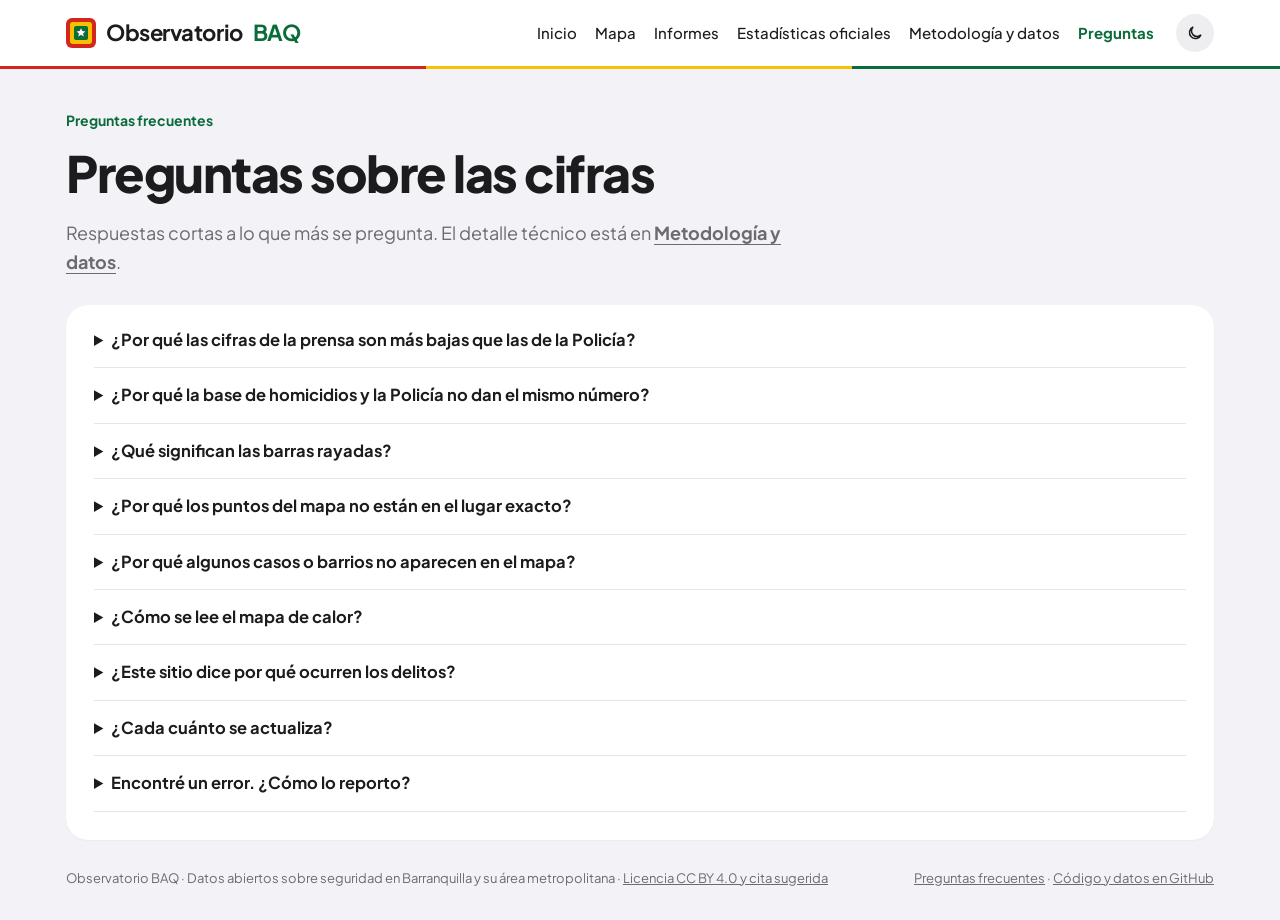
<file: web/preguntas.html>
<!doctype html>
<html lang="es">
<head>
<meta charset="utf-8">
<meta name="viewport" content="width=device-width, initial-scale=1">
<title>Preguntas frecuentes · Observatorio BAQ</title>
<meta name="description" content="Respuestas cortas sobre las cifras del Observatorio BAQ: por qué difieren las fuentes, qué significan las barras rayadas, por qué los puntos del mapa no están en el lugar exacto y cómo reportar un error.">
<link rel="canonical" href="https://servicessigeduca-sudo.github.io/observatorio-baq/preguntas.html">
<meta name="theme-color" content="#0B6B3A">
<meta property="og:type" content="website">
<meta property="og:locale" content="es_CO">
<meta property="og:site_name" content="Observatorio BAQ">
<meta property="og:title" content="Preguntas frecuentes · Observatorio BAQ">
<meta property="og:description" content="Respuestas cortas sobre las cifras del Observatorio BAQ: por qué difieren las fuentes, qué significan las barras rayadas, por qué los puntos del mapa no están en el lugar exacto y cómo reportar un error.">
<meta property="og:url" content="https://servicessigeduca-sudo.github.io/observatorio-baq/preguntas.html">
<meta property="og:image" content="https://servicessigeduca-sudo.github.io/observatorio-baq/og.png">
<meta property="og:image:alt" content="Observatorio BAQ: datos abiertos sobre seguridad en Barranquilla">
<meta name="twitter:card" content="summary_large_image">
<link rel="icon" href="data:image/svg+xml,%3Csvg xmlns='http://www.w3.org/2000/svg' viewBox='0 0 30 30'%3E%3Crect width='30' height='30' rx='6' fill='%23D3261C'/%3E%3Crect x='4' y='4' width='22' height='22' rx='3' fill='%23F6C200'/%3E%3Crect x='8' y='8' width='14' height='14' rx='2' fill='%230B6B3A'/%3E%3C/svg%3E">
<link rel="preconnect" href="https://fonts.googleapis.com">
<link rel="stylesheet" href="https://fonts.googleapis.com/css2?family=Plus+Jakarta+Sans:wght@400;500;600;700;800&amp;family=IBM+Plex+Mono:wght@400;500&amp;display=swap">
<link rel="stylesheet" href="estilos.css?v=20261124a">
</head>
<body>
<a class="saltar" href="#contenido">Saltar al contenido</a>
<header class="top">
  <div class="in">
    <a class="logo" href="./" aria-label="Observatorio BAQ, inicio">
      <svg viewBox="0 0 30 30" aria-hidden="true"><rect width="30" height="30" rx="6" fill="var(--flag-r)"/><rect x="4" y="4" width="22" height="22" rx="3" fill="var(--flag-y)"/><rect x="8" y="8" width="14" height="14" rx="2" fill="var(--flag-g)"/><path d="M15 10.2l1.3 2.9 3.1.3-2.4 2 .8 3-2.8-1.6-2.8 1.6.8-3-2.4-2 3.1-.3z" fill="#fff"/></svg>
      Observatorio <span>BAQ</span>
    </a>
    <div class="right">
      <nav aria-label="Principal"><a href="./">Inicio</a><a href="mapa.html">Mapa</a><a href="informes.html">Informes</a><a href="estadisticas.html">Estadísticas oficiales</a><a href="metodologia.html">Metodología y datos</a><a href="preguntas.html" aria-current="page">Preguntas</a></nav>
      <button type="button" class="theme" id="theme" aria-label="Cambiar a modo oscuro"></button>
    </div>
  </div>
</header>
<div class="flag" aria-hidden="true"></div>
<main id="contenido">
<section class="hero"><div class="in" style="grid-template-columns:minmax(0,1fr)">
  <div>
    <p class="crumb">Preguntas frecuentes</p>
    <h1>Preguntas sobre las cifras</h1>
    <p class="dek">Respuestas cortas a lo que más se pregunta. El detalle técnico está en <a class="link" href="metodologia.html">Metodología y datos</a>.</p>
  </div>
</div></section>

<section class="sec faq" id="preguntas"><div class="in" style="padding-top:8px">
  <details><summary>¿Por qué las cifras de la prensa son más bajas que las de la Policía?</summary><p>Porque la prensa no cubre todos los casos. Los homicidios casi siempre llegan a las noticias; los hurtos y la extorsión, muchas veces no. La página «Noticias frente a cifras oficiales» mide esa diferencia.</p></details>
  <details><summary>¿Por qué la base de homicidios y la Policía no dan el mismo número?</summary><p>Son registros distintos, con fechas de corte, criterios y municipios asignados que pueden variar. De enero a septiembre de 2026 difieren en pocos casos al mes.</p></details>
  <details id="rayadas"><summary>¿Qué significan las barras rayadas?</summary><p>Son meses con datos todavía incompletos. Las fuentes cargan los casos con semanas de retraso: la base de homicidios y la Policía pueden tardar uno o dos meses, y la prensa solo cuenta desde que empezamos a revisarla cada día. Por eso un mes rayado suele verse más bajo, pero no indica una baja real. Las cifras principales, como la de la portada, no suman esos meses.</p></details>
  <details id="ubicacion"><summary>¿Por qué los puntos del mapa no están en el lugar exacto?</summary><p>Para proteger a las víctimas y a sus familias. Nunca publicamos la dirección ni la hora. La ciudad se divide en cuadros de 400 m, y los cuadros vecinos se unen hasta reunir al menos 3 casos. Cada punto se dibuja al azar dentro de esa zona: muestra dónde se concentran los casos, no dónde ocurrió cada uno.</p></details>
  <details id="faltan"><summary>¿Por qué algunos casos o barrios no aparecen en el mapa?</summary><p>Un caso no se dibuja si la fuente no dice dónde ocurrió o si su zona tiene menos de 3 casos, para que nadie pueda ser identificado. Un barrio no se nombra en la tabla si tiene menos de 3 casos. En la vista de barrios, un borde punteado indica que el límite del barrio es aproximado, y un círculo, que no tenemos su límite y se dibuja en su centro. Todos esos casos siguen contando en las cifras del municipio.</p></details>
  <details id="leer-calor"><summary>¿Cómo se lee el mapa de calor?</summary><p>Cada zona suma sus casos en un radio de 300 metros. La escala es fija: el rojo más oscuro siempre significa 10 casos o más, a cualquier acercamiento, así que dos vistas se pueden comparar.</p></details>
  <details><summary>¿Este sitio dice por qué ocurren los delitos?</summary><p>No. Los datos muestran cuántos casos hubo, dónde y cuándo. No permiten atribuir causas, y el sitio no lo hace.</p></details>
  <details><summary>¿Cada cuánto se actualiza?</summary><p>La prensa, cada día a las 6:00 a. m. Las cifras de la Policía, el día 5 de cada mes. La base de homicidios, cuando llega una copia nueva. Cada vista muestra su fecha de corte.</p></details>
  <details><summary>Encontré un error. ¿Cómo lo reporto?</summary><p>Abre un reporte en <a href="https://github.com/servicessigeduca-sudo/observatorio-baq/issues">GitHub</a> con el enlace de la vista y lo que viste.</p></details>
</div></section>
</main>

<footer><div class="in">
  <span>Observatorio BAQ · Datos abiertos sobre seguridad en Barranquilla y su área metropolitana · <a href="metodologia.html#licencia">Licencia CC BY 4.0 y cita sugerida</a></span>
  <span><a href="preguntas.html">Preguntas frecuentes</a> · <a href="https://github.com/servicessigeduca-sudo/observatorio-baq">Código y datos en GitHub</a></span>
</div></footer>

<script src="comun.js?v=20261124a"></script>
<script type="application/ld+json">{"@context":"https://schema.org","@type":"FAQPage","mainEntity":[
{"@type":"Question","name":"¿Por qué las cifras de la prensa son más bajas que las de la Policía?","acceptedAnswer":{"@type":"Answer","text":"Porque la prensa no cubre todos los casos. Los homicidios casi siempre llegan a las noticias; los hurtos y la extorsión, muchas veces no."}},
{"@type":"Question","name":"¿Por qué el último mes se ve más bajo?","acceptedAnswer":{"@type":"Answer","text":"Porque las fuentes cargan casos con retraso. Lo marcamos como incompleto para que no se lea como una baja real."}},
{"@type":"Question","name":"¿Por qué no aparece mi calle ni la hora de un caso?","acceptedAnswer":{"@type":"Answer","text":"Para proteger a las víctimas y a sus familias. Mostramos el barrio o una zona de 400 m y el mes."}},
{"@type":"Question","name":"¿Este sitio dice por qué ocurren los delitos en Barranquilla?","acceptedAnswer":{"@type":"Answer","text":"No. Los datos muestran cuántos casos hubo, dónde y cuándo. No permiten atribuir causas."}}]}</script>

<script>(function(){var d=location.hash&&document.querySelector(location.hash);if(d&&d.tagName==="DETAILS")d.open=true})();</script>
</body>
</html>
</file>
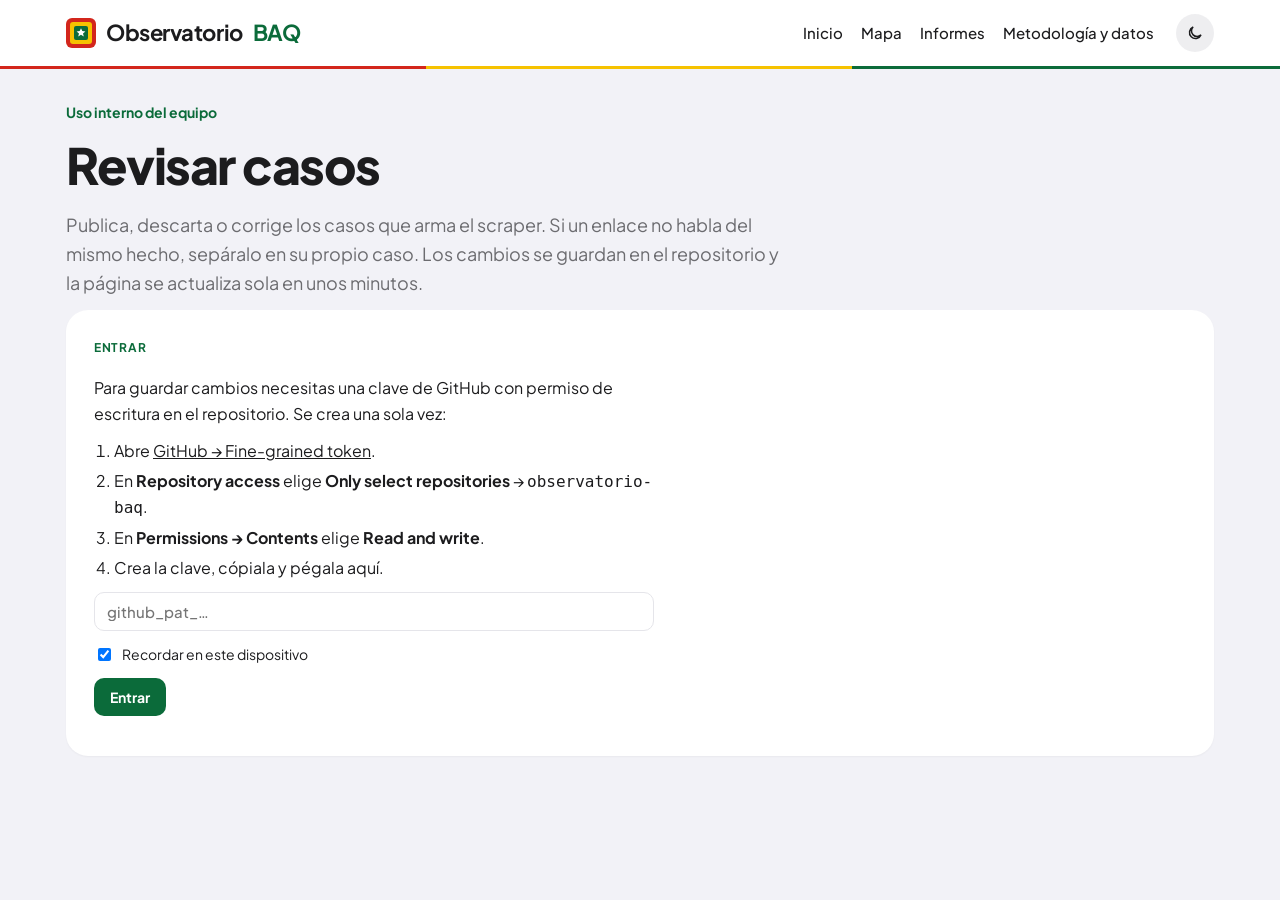
<file: web/revisar.html>
<!doctype html>
<html lang="es">
<head>
<meta charset="utf-8">
<meta name="viewport" content="width=device-width, initial-scale=1">
<meta name="robots" content="noindex, nofollow">
<title>Revisar casos · Observatorio BAQ</title>
<meta name="theme-color" content="#0B6B3A">
<link rel="icon" href="data:image/svg+xml,%3Csvg xmlns='http://www.w3.org/2000/svg' viewBox='0 0 30 30'%3E%3Crect width='30' height='30' rx='6' fill='%23D3261C'/%3E%3Crect x='4' y='4' width='22' height='22' rx='3' fill='%23F6C200'/%3E%3Crect x='8' y='8' width='14' height='14' rx='2' fill='%230B6B3A'/%3E%3C/svg%3E">
<link rel="preconnect" href="https://fonts.googleapis.com">
<link rel="stylesheet" href="https://fonts.googleapis.com/css2?family=Plus+Jakarta+Sans:wght@400;500;600;700;800&amp;family=IBM+Plex+Mono:wght@400;500&amp;display=swap">
<link rel="stylesheet" href="estilos.css?v=20261124a">
<style>
.rv-top{display:flex;flex-wrap:wrap;gap:10px 16px;align-items:center;justify-content:space-between;margin-bottom:16px}
.rv-top .seg{max-width:100%}
.rv-filtros{display:flex;flex-wrap:wrap;gap:10px;align-items:center}
.rv-filtros input,.rv-filtros select,.rv-campos input,.rv-campos select,.rv-login input{font:500 15px var(--f-sans);color:var(--ink);background:var(--surface);border:1px solid var(--line);border-radius:10px;padding:9px 12px;min-width:0}
.rv-filtros input{width:min(260px,100%)}
.rv-lista{display:grid;gap:14px}
.rv-caso{border:1px solid var(--line);border-radius:16px;padding:16px;background:var(--surface);display:grid;gap:12px}
.rv-caso.cambiado{border-color:var(--primary);box-shadow:0 0 0 1px var(--primary)}
.rv-cab{display:flex;flex-wrap:wrap;gap:8px;align-items:center}
.rv-cab b{font-size:17px}
.rv-et{font:600 12px var(--f-sans);padding:3px 9px;border-radius:999px;background:var(--fill);color:var(--ink)}
.rv-et.hom{background:var(--c-hom);color:#fff}.rv-et.dup{background:var(--flag-y);color:#1C1C1E}
.rv-et.pub{background:var(--primary);color:var(--primary-ink)}.rv-et.des{background:var(--muted);color:var(--surface)}
.rv-fuentes{display:grid;gap:8px;margin:0;padding:0;list-style:none}
.rv-fuentes li{border-left:3px solid var(--line);padding-left:10px}
.rv-fuentes a{font-weight:600;color:var(--ink)}
.rv-fuentes small{display:block;color:var(--muted);font-size:13px;margin-top:2px}
.rv-fuentes li.fuera{opacity:.6;border-left-color:var(--hot)}
.rv-fuentes li.fuera a{text-decoration:line-through}
.rv-b.mini{font-size:12px;padding:5px 10px;margin-top:6px}
.rv-campos{display:grid;grid-template-columns:repeat(auto-fit,minmax(150px,1fr));gap:10px}
.rv-campos label{display:grid;gap:4px;font:600 12px var(--f-sans);color:var(--muted)}
.rv-acc{display:flex;flex-wrap:wrap;gap:8px}
.rv-b{font:700 14px var(--f-sans);border:0;border-radius:10px;padding:10px 16px;cursor:pointer;background:var(--fill);color:var(--ink)}
.rv-b.si{background:var(--primary);color:var(--primary-ink)}
.rv-b.no{background:var(--hot);color:#fff}
.rv-b[disabled]{opacity:.5;cursor:default}
.rv-dup{border:1px dashed var(--line);border-radius:12px;padding:10px 12px;display:grid;gap:8px;font-size:14px}
.rv-barra{position:sticky;bottom:0;z-index:20;background:var(--bar);backdrop-filter:blur(14px);-webkit-backdrop-filter:blur(14px);border-top:1px solid var(--line);padding:12px 16px;display:flex;gap:12px;align-items:center;justify-content:space-between;flex-wrap:wrap}
.rv-barra[hidden]{display:none}
.rv-login{display:grid;gap:12px;max-width:560px}
.rv-login ol{margin:0;padding-left:20px;display:grid;gap:4px}
.rv-msg{font-size:14px;color:var(--muted)}
.rv-msg.err{color:var(--hot)}
.rv-vacio{color:var(--muted);padding:24px 0;text-align:center}
</style>
</head>
<body>
<a class="saltar" href="#contenido">Saltar al contenido</a>
<header class="top">
  <div class="in">
    <a class="logo" href="./" aria-label="Observatorio BAQ, inicio">
      <svg viewBox="0 0 30 30" aria-hidden="true"><rect width="30" height="30" rx="6" fill="var(--flag-r)"/><rect x="4" y="4" width="22" height="22" rx="3" fill="var(--flag-y)"/><rect x="8" y="8" width="14" height="14" rx="2" fill="var(--flag-g)"/><path d="M15 10.2l1.3 2.9 3.1.3-2.4 2 .8 3-2.8-1.6-2.8 1.6.8-3-2.4-2 3.1-.3z" fill="#fff"/></svg>
      Observatorio <span>BAQ</span>
    </a>
    <div class="right">
      <nav aria-label="Principal"><a href="./">Inicio</a><a href="mapa.html">Mapa</a><a href="informes.html">Informes</a><a href="metodologia.html">Metodología y datos</a></nav>
      <button type="button" class="theme" id="theme" aria-label="Cambiar a modo oscuro"></button>
    </div>
  </div>
</header>
<div class="flag" aria-hidden="true"></div>

<main id="contenido">
<section class="hero"><div class="in" style="grid-template-columns:minmax(0,1fr);padding-block:32px 12px">
  <div>
    <p class="crumb">Uso interno del equipo</p>
    <h1>Revisar casos</h1>
    <p class="dek" id="dek">Publica, descarta o corrige los casos que arma el scraper. Si un enlace no habla del mismo hecho, sepáralo en su propio caso. Los cambios se guardan en el repositorio y la página se actualiza sola en unos minutos.</p>
  </div>
</div></section>

<section class="sec" id="s-login"><div class="in">
  <div class="rv-login">
    <p class="eyebrow">Entrar</p>
    <p>Para guardar cambios necesitas una clave de GitHub con permiso de escritura en el repositorio. Se crea una sola vez:</p>
    <ol>
      <li>Abre <a href="https://github.com/settings/personal-access-tokens/new" target="_blank" rel="noopener">GitHub → Fine-grained token</a>.</li>
      <li>En <b>Repository access</b> elige <b>Only select repositories</b> → <code>observatorio-baq</code>.</li>
      <li>En <b>Permissions → Contents</b> elige <b>Read and write</b>.</li>
      <li>Crea la clave, cópiala y pégala aquí.</li>
    </ol>
    <input type="password" id="clave" autocomplete="off" placeholder="github_pat_…" aria-label="Clave de GitHub">
    <label style="display:flex;gap:8px;align-items:center;font-size:14px"><input type="checkbox" id="recordar" checked> Recordar en este dispositivo</label>
    <div class="rv-acc"><button type="button" class="rv-b si" id="entrar">Entrar</button></div>
    <p class="rv-msg" id="msg-login" role="status"></p>
  </div>
</div></section>

<section class="sec" id="s-panel" hidden><div class="in">
  <div class="rv-top">
    <div class="seg" id="vista" role="group" aria-label="Qué casos ver">
      <button type="button" data-v="pendientes" aria-pressed="true">Sin revisar</button>
      <button type="button" data-v="duplicados" aria-pressed="false">Posibles duplicados</button>
      <button type="button" data-v="revisados" aria-pressed="false">Revisados</button>
      <button type="button" data-v="todos" aria-pressed="false">Todos</button>
    </div>
    <div class="rv-filtros">
      <input type="search" id="buscar" placeholder="Buscar titular, barrio o medio" aria-label="Buscar">
      <select id="f-tipo" aria-label="Tipo de delito"><option value="">Todos los delitos</option></select>
      <button type="button" class="rv-b" id="salir">Salir</button>
    </div>
  </div>
  <p class="rv-msg" id="conteo" role="status"></p>
  <div class="rv-lista" id="lista"></div>
</div></section>
</main>

<div class="rv-barra" id="barra" hidden>
  <span id="barra-txt"></span>
  <div class="rv-acc">
    <button type="button" class="rv-b" id="descartar-cambios">Deshacer todo</button>
    <button type="button" class="rv-b si" id="guardar">Guardar</button>
  </div>
</div>

<script src="comun.js?v=20261124a"></script>
<script src="revisar.js?v=20261124b"></script>
</body>
</html>
</file>
<file: web/estilos.css>
/* Estilos compartidos del Observatorio BAQ */
/* Layout: sitio de datos limpio. Cabecera blanca + subnavegación gris, hero con titular y tarjeta de cifra, banda gris con el mapa grande, luego barras horizontales, tendencia, casos y metodología. */
:root{
  /* Paleta de Barranquilla: verde, amarillo y rojo de la bandera; azul del río Magdalena */
  --bg:#F2F2F7; --band:#F2F2F7; --surface:#FFFFFF; --ink:#1C1C1E; --muted:#6C6C70; --line:#E5E5EA; --fill:rgba(118,118,128,.12); --seg-on:#FFFFFF; --bar:rgba(255,255,255,.72);
  --primary:#0B6B3A; --primary-ink:#FFFFFF; --navy:#0B6B3A; --hot:#D3261C; --flag-y:#F6C200; --flag-r:#D3261C; --flag-g:#0B6B3A;
  --river-c:#9CC3E6; --river-t:#1E5C8C;
  --q1:#FFF4C7; --q2:#FCD45E; --q3:#F2A033; --q4:#DE5B25; --q5:#AD1F18; --qna:#C9CED6;
  --c-hom:#4A5562; --c-hur:#D98A0B; --c-les:#2F7BB8; --c-ext:#7A52B3; --c-otr:#6B7A72;
  --f-sans:-apple-system, BlinkMacSystemFont, "SF Pro Text", "Plus Jakarta Sans", system-ui, "Segoe UI", Roboto, sans-serif;
  --f-mono:"IBM Plex Mono", ui-monospace, Menlo, Consolas, monospace;
}
@media (prefers-color-scheme: dark){:root:not([data-theme="light"]){
  --bg:#000000; --band:#2C2C2E; --surface:#1C1C1E; --ink:#F2F2F7; --muted:#98989F; --line:#38383A; --fill:rgba(118,118,128,.24); --seg-on:#636366; --bar:rgba(28,28,30,.72);
  --primary:#3FBF78; --primary-ink:#0D1512; --navy:#2FA866; --hot:#FF6A5C; --flag-y:#F6C200; --flag-r:#E8443A; --flag-g:#2FA866;
  --river-c:#1F3E5A; --river-t:#8CBCE6;
  --q1:#2A2A16; --q2:#5C4A12; --q3:#9A6420; --q4:#D0572B; --q5:#FF8A73; --qna:#3A4250;
  --c-hom:#A7B1BD; --c-hur:#EBA83A; --c-les:#66AEE6; --c-ext:#AE8BE6; --c-otr:#9BAAA1; color-scheme:dark}}
:root[data-theme="dark"]{
  --bg:#000000; --band:#2C2C2E; --surface:#1C1C1E; --ink:#F2F2F7; --muted:#98989F; --line:#38383A; --fill:rgba(118,118,128,.24); --seg-on:#636366; --bar:rgba(28,28,30,.72);
  --primary:#3FBF78; --primary-ink:#0D1512; --navy:#2FA866; --hot:#FF6A5C; --flag-y:#F6C200; --flag-r:#E8443A; --flag-g:#2FA866;
  --river-c:#1F3E5A; --river-t:#8CBCE6;
  --q1:#2A2A16; --q2:#5C4A12; --q3:#9A6420; --q4:#D0572B; --q5:#FF8A73; --qna:#3A4250;
  --c-hom:#A7B1BD; --c-hur:#EBA83A; --c-les:#66AEE6; --c-ext:#AE8BE6; --c-otr:#9BAAA1; color-scheme:dark}
.flag{height:5px;background:linear-gradient(90deg,var(--flag-r) 0 33.3%,var(--flag-y) 33.3% 66.6%,var(--flag-g) 66.6%)}
.right{display:flex;align-items:center;gap:22px;flex-wrap:wrap}
.theme{width:42px;height:42px;border-radius:50%;border:1px solid var(--line);background:var(--surface);color:var(--ink);cursor:pointer;display:grid;place-items:center}
.theme svg{width:18px;height:18px}
.theme:hover{border-color:var(--primary)}

*{box-sizing:border-box}
body{background:var(--bg);color:var(--ink);font-family:var(--f-sans);font-size:16px;line-height:1.6}
.in{max-width:1180px;margin:0 auto;padding-left:max(16px,env(safe-area-inset-left,0px));padding-right:max(16px,env(safe-area-inset-right,0px))}
h1,h2,h3{font-weight:800;letter-spacing:-.02em;line-height:1.12;margin:0;text-wrap:balance}
p{margin:0}
a{color:inherit}
:focus-visible{outline:2px solid var(--primary);outline-offset:2px}

.proto{background:var(--band);border-bottom:1px solid var(--line);font-size:13px;color:var(--muted)}
.proto .in{padding-block:8px}

/* Cabecera */
.top .in{display:flex;flex-wrap:wrap;align-items:center;justify-content:space-between;gap:12px 24px;padding-block:18px}
.logo{display:flex;align-items:center;gap:10px;font-weight:800;font-size:22px;text-decoration:none;letter-spacing:-.02em}
.logo svg{width:30px;height:30px}
.logo span{color:var(--primary)}
.top nav{display:flex;flex-wrap:wrap;gap:6px 22px;font-size:15px;font-weight:500}
.top nav a{text-decoration:none}
.top nav a:hover{color:var(--primary)}
.top nav a[aria-current="page"]{color:var(--primary);font-weight:700}
.subnav{background:var(--band);border-block:1px solid var(--line)}
.subnav .in{display:flex;justify-content:space-between;align-items:center;gap:16px;flex-wrap:wrap}
.tabs{display:flex;gap:28px;font-weight:600;font-size:15px;min-width:0;max-width:100%;overflow-x:auto;scrollbar-width:none}
.tabs a{white-space:nowrap}
.tabs a{text-decoration:none;color:var(--muted);padding-block:16px 13px;border-bottom:3px solid transparent}
.tabs a[aria-current="page"]{color:var(--primary);border-color:var(--primary)}
.subnav .all{font-weight:600;font-size:15px;text-decoration:none}

/* Hero */
.hero .in{display:grid;grid-template-columns:minmax(0,1fr) 300px;gap:48px;align-items:center;padding-block:64px 56px}
.crumb{color:var(--primary);font-weight:700;font-size:14px;margin-bottom:14px}
.hero h1{font-size:clamp(32px,4.6vw,50px)}
.hero .dek{font-size:18px;color:var(--muted);max-width:56ch;margin-top:18px}
.cta{display:flex;flex-wrap:wrap;align-items:center;gap:28px;margin-top:30px}
.btn{background:var(--primary);color:var(--primary-ink);font-weight:700;text-decoration:none;padding:15px 24px;border-radius:3px}
.btn:hover{filter:brightness(1.08)}
.link{font-weight:700;text-underline-offset:4px}
.score{border-left:1px solid var(--line);padding-left:40px}
.score .k{font-weight:600;font-size:15px;color:var(--muted)}
.score .big{display:flex;align-items:center;gap:14px;margin-block:6px 4px}
.score b{font-size:64px;font-weight:800;line-height:1;font-variant-numeric:tabular-nums;letter-spacing:-.03em}
.badge{font:700 14px var(--f-sans);padding:5px 9px;border-radius:3px;color:#fff;background:var(--hot)}
.badge.down{background:#2E7D4F}
.score small{font-size:13px;color:var(--muted)}

/* Banda del mapa */
.band{background:var(--band)}
.band .in{padding-block:48px}
.sechead{display:flex;flex-wrap:wrap;justify-content:space-between;align-items:flex-end;gap:16px;margin-bottom:20px}
.sechead h2{font-size:clamp(24px,3vw,32px)}
.eyebrow{font-weight:700;font-size:13px;color:var(--primary);text-transform:uppercase;letter-spacing:.08em;margin-bottom:6px}
.filters{display:flex;flex-wrap:wrap;gap:8px;align-items:center}
.chip{font:600 13px var(--f-sans);border:1px solid var(--line);background:var(--surface);color:var(--ink);padding:7px 12px;border-radius:999px;cursor:pointer;display:inline-flex;align-items:center;gap:7px}
.chip i{width:9px;height:9px;border-radius:50%}
.chip[aria-pressed="false"]{opacity:.5}
select{font:600 13px var(--f-sans);padding:7px 10px;border-radius:6px;border:1px solid var(--line);background:var(--surface);color:var(--ink)}

.mapcard{position:relative;background:var(--surface);border:1px solid var(--line);border-radius:10px;overflow:hidden}

.cell{stroke:var(--surface);stroke-width:1.2;cursor:pointer}
.cell:hover{stroke:var(--ink);stroke-width:2}
.cell.sel{stroke:var(--hot);stroke-width:3}
.locline{fill:none;stroke:var(--ink);stroke-width:1.6;stroke-opacity:.55;pointer-events:none}
.loclabel{font:700 10.5px var(--f-sans);letter-spacing:.08em;text-transform:uppercase;fill:var(--ink);paint-order:stroke;stroke:var(--surface);stroke-width:3px;pointer-events:none}
.river{fill:var(--river-c)}
.rivlabel{font:600 14px var(--f-sans);fill:var(--river-t);letter-spacing:.04em}
circle.pt{stroke:var(--surface);stroke-width:.8}
.leg{position:absolute;left:14px;bottom:14px;background:var(--surface);border:1px solid var(--line);border-radius:6px;padding:12px 14px;box-shadow:0 2px 10px rgb(0 0 0 / .08);font-size:13px;min-width:160px}
.leg h4{margin:0;font-size:15px;color:var(--ink);font-weight:800}
.leg p{color:var(--muted);font-size:12.5px;margin-bottom:6px}
.leg ul{list-style:none;margin:0;padding:0;display:flex;flex-direction:column;gap:3px}
.leg li{display:flex;align-items:center;gap:8px;font-variant-numeric:tabular-nums}
.leg li i{width:20px;height:16px;display:inline-block}
.leg li i.dot{width:10px;height:10px;border-radius:50%;margin-inline:5px}
.mode{position:absolute;right:14px;bottom:14px;background:var(--surface);border:1px solid var(--line);border-radius:6px;padding:10px 14px;display:flex;flex-direction:column;gap:6px;font-size:13px;font-weight:600}
.mode label{display:flex;align-items:center;gap:8px;cursor:pointer}
.stamp{position:absolute;left:14px;top:14px;background:var(--surface);border:1px solid var(--line);border-radius:999px;padding:7px 14px;font-size:12px;color:var(--muted);box-shadow:0 2px 10px rgb(0 0 0 / .06)}
.stamp b{color:var(--ink);font-weight:800}
.tip{position:absolute;pointer-events:none;background:var(--ink);color:var(--bg);font-size:13px;padding:8px 11px;border-radius:6px;max-width:230px;line-height:1.4;z-index:2}
.mapnote{font-size:13px;color:var(--muted);margin-top:10px}

/* Barras y tendencia */
.sec .in{padding-block:56px}
.sec+.sec .in{padding-top:0}
.hbar{display:flex;flex-direction:column;gap:6px;margin-top:8px}
.hrow{display:grid;grid-template-columns:150px minmax(0,1fr);gap:12px;align-items:center;font-size:15px;cursor:pointer;background:none;border:0;padding:0;color:var(--ink);font-family:inherit;text-align:left}
.hrow .track{height:30px}
.hrow .fill{height:100%;background:var(--navy);display:flex;align-items:center;padding-left:10px;color:#fff;font-weight:700;font-size:14px;font-variant-numeric:tabular-nums;min-width:56px;white-space:nowrap}
.hrow.sel .fill{background:var(--hot)}
.hrow:hover .fill{filter:brightness(1.12)}
.keyrow{display:flex;gap:16px;font-size:14px;color:var(--muted);margin-top:8px;flex-wrap:wrap}
.keyrow span{display:inline-flex;gap:6px;align-items:center}
.keyrow i{width:14px;height:14px;display:inline-block}
.sub{color:var(--muted);font-size:15px;margin-top:6px;max-width:70ch}
.grid2{display:grid;grid-template-columns:minmax(0,1.4fr) minmax(0,1fr);gap:48px;align-items:start}
.grid2.g13{grid-template-columns:minmax(0,1.3fr) minmax(0,1fr)}
.grid2.g11{grid-template-columns:minmax(0,1fr) minmax(0,1fr)}
.chart svg{width:100%;height:auto;display:block}
.chart text{font:500 11px var(--f-mono);fill:var(--muted)}
.chart .gl{stroke:var(--line)}
.analysis h3{font-size:22px;margin-bottom:10px}
.analysis p{max-width:60ch}
.analysis p+p{margin-top:12px;color:var(--muted)}

/* Tabla */
.tablewrap{overflow-x:auto;margin-top:16px}
table{border-collapse:collapse;width:100%;min-width:680px;font-size:14.5px}
th{font-weight:700;font-size:12px;letter-spacing:.06em;text-transform:uppercase;color:var(--muted);text-align:left;padding:10px;border-bottom:2px solid var(--ink)}
td{padding:12px 10px;border-bottom:1px solid var(--line);vertical-align:top}
td.mono{font-family:var(--f-mono);font-size:13px;white-space:nowrap}
.tag{display:inline-flex;align-items:center;gap:7px;white-space:nowrap;font-weight:600}
.tag i{width:9px;height:9px;border-radius:50%}
td a{color:var(--primary);font-weight:600}

.method{display:grid;grid-template-columns:repeat(3,minmax(0,1fr));gap:32px}
.method h3{font-size:18px;margin-bottom:8px}
.method p{font-size:15px;color:var(--muted)}
footer{border-top:1px solid var(--line)}
footer .in{padding-block:24px;display:flex;flex-wrap:wrap;justify-content:space-between;gap:10px;font-size:13px;color:var(--muted)}

@media (max-width:880px){
  .hero .in,.grid2,.grid2.g13,.grid2.g11{grid-template-columns:minmax(0,1fr)}
  .score{border-left:0;padding-left:0;border-top:1px solid var(--line);padding-top:24px}
  .method{grid-template-columns:minmax(0,1fr)}
  .hrow{grid-template-columns:110px minmax(0,1fr);font-size:14px}
}
@media (max-width:620px){
  .leg,.mode{position:static;margin:10px;box-shadow:none}
  .mapcard{display:flex;flex-direction:column}
  .stamp{display:none}
  .top nav{font-size:14px;gap:4px 16px}
}

html,body{margin:0}
#map{height:620px;width:100%;background:var(--band);z-index:0}
.leaflet-container{font-family:var(--f-sans)}
.leaflet-popup-content{font-size:13px;line-height:1.45}
.leaflet-popup-content a{color:var(--primary);font-weight:600}
.leg,.mode,.stamp{z-index:500}
.state{display:inline-block;font-size:12px;font-weight:700;padding:2px 7px;border-radius:3px;background:var(--band);color:var(--muted);border:1px solid var(--line);white-space:nowrap}
.state.ok{background:var(--primary);color:var(--primary-ink);border-color:var(--primary)}
.empty{padding:24px 0;color:var(--muted)}
@media (max-width:620px){#map{height:440px}}
.kpis{display:grid;grid-template-columns:repeat(4,minmax(0,1fr));gap:16px;margin:24px 0 32px}
.kpi{border-top:3px solid var(--primary);padding-top:12px}
.kpi .k{font-size:14px;font-weight:600;color:var(--muted)}
.kpi b{display:block;font-size:36px;font-weight:800;line-height:1.1;font-variant-numeric:tabular-nums;letter-spacing:-.02em;margin-top:4px}
.kpi small{font-size:13px;color:var(--muted)}
.kpi .up{color:var(--hot);font-weight:700}.kpi .dn{color:var(--primary);font-weight:700}
.of-head{display:flex;flex-wrap:wrap;justify-content:space-between;align-items:flex-end;gap:12px}
.hrow.static{cursor:pointer}
.cov{margin-top:28px;padding:16px 18px;border:1px solid var(--line);border-radius:8px;background:var(--band);font-size:15px}
.cov b{font-variant-numeric:tabular-nums}
@media (max-width:880px){.kpis{grid-template-columns:repeat(2,minmax(0,1fr))}}


/* Estadísticas */
.ctrls{position:sticky;top:0;z-index:20;background:var(--bar);-webkit-backdrop-filter:saturate(180%) blur(20px);backdrop-filter:saturate(180%) blur(20px);border-bottom:.5px solid var(--line)}
.ctrls .in{display:flex;flex-wrap:wrap;gap:10px 16px;align-items:center;padding-block:12px}
.ctrls label{font-size:13px;font-weight:700;color:var(--muted);display:flex;align-items:center;gap:8px}
.ctrls .sp{flex:1}
.btn2{font:700 13px var(--f-sans);border:1px solid var(--primary);color:var(--primary);background:var(--surface);padding:8px 12px;border-radius:6px;cursor:pointer;text-decoration:none}
.btn2:hover{background:var(--primary);color:var(--primary-ink)}
.kpis{display:grid;grid-template-columns:repeat(4,minmax(0,1fr));gap:16px;margin:8px 0 8px}
.kpi{border-top:3px solid var(--primary);padding-top:12px}
.kpi .k{font-size:14px;font-weight:600;color:var(--muted)}
.kpi b{display:block;font-size:34px;font-weight:800;line-height:1.1;font-variant-numeric:tabular-nums;letter-spacing:-.02em;margin-top:4px}
.kpi small{font-size:13px;color:var(--muted)}
.up{color:var(--hot);font-weight:700}.dn{color:var(--primary);font-weight:700}
.heat{border-collapse:separate;border-spacing:2px;min-width:0;width:100%;font-size:12.5px}
.heat th{border:0;padding:4px 6px;font-size:11px;text-align:center;letter-spacing:.04em}
.heat th.r{text-align:right;white-space:nowrap}
.heat td{border:0;padding:0;height:32px;text-align:center;font-variant-numeric:tabular-nums;font-weight:600;border-radius:3px;vertical-align:middle}
.heat td.v{color:var(--muted);font-weight:400}
.scale{display:flex;flex-wrap:wrap;align-items:center;gap:6px;font-size:12.5px;color:var(--muted);margin-top:8px}
.scale i{width:22px;height:12px;display:inline-block;border-radius:2px}
.tabla td.n,.tabla th.n{text-align:right;font-variant-numeric:tabular-nums;white-space:nowrap}
.stack{display:flex;height:26px;border-radius:3px;overflow:hidden}
.stack span{display:flex;align-items:center;justify-content:center;color:#fff;font-size:11.5px;font-weight:700;white-space:nowrap;overflow:hidden}
.srow{display:grid;grid-template-columns:110px minmax(0,1fr);gap:12px;align-items:center;font-size:14px;margin-bottom:6px}
.note{font-size:13px;color:var(--muted);margin-top:10px;max-width:80ch}
.sec h2.t{font-size:clamp(22px,2.6vw,28px);margin-bottom:4px}
@media (max-width:880px){.kpis{grid-template-columns:repeat(2,minmax(0,1fr))}.srow{grid-template-columns:70px minmax(0,1fr)}}
.seg{display:inline-flex;flex-wrap:wrap;border:1px solid var(--line);border-radius:6px;overflow:hidden}
.seg button{font:600 13px var(--f-sans);border:0;background:var(--surface);color:var(--ink);padding:8px 12px;cursor:pointer}
.seg button+button{border-left:1px solid var(--line)}
.seg button[aria-pressed="true"]{background:var(--primary);color:var(--primary-ink)}
.tabla tr.parcial td{color:var(--muted)}
.gob{display:grid;gap:8px}
.gob .hrow{grid-template-columns:minmax(0,280px) minmax(0,1fr);cursor:default}
.gob .hrow:hover .fill{filter:none}
.pbar{display:flex;align-items:center;gap:8px;min-width:140px}
.pbar i{display:block;height:12px;background:var(--primary);border-radius:2px}
.pbar span{font-variant-numeric:tabular-nums;font-weight:600}
@media (max-width:640px){.gob .hrow{grid-template-columns:minmax(0,1fr);gap:4px}}
/* Valor más alto de una comparación */
.tabla td.top{background:var(--hot);color:var(--primary-ink);font-weight:700}
.pbar.alto i{background:var(--hot)}
.pbar.alto span{color:var(--hot)}
.chart text.pico{font:700 13px var(--f-sans);fill:var(--hot)}
.como{font-size:13px;font-weight:600;margin-top:8px;display:inline-block}
.tabla td.vt{white-space:nowrap;font-variant-numeric:tabular-nums}
.tabla tr.sel td:first-child{font-weight:700}

/* Estética iOS: fondo agrupado gris, tarjetas redondeadas, controles del sistema */
body{-webkit-font-smoothing:antialiased;-moz-osx-font-smoothing:grayscale;-webkit-text-size-adjust:100%}
h1,h2,h3{font-weight:700;letter-spacing:-.022em}
.flag{height:3px}
.top{background:var(--surface)}
.top .in{padding-block:14px}
.logo{font-weight:700}
.theme{border:0;background:var(--fill);width:38px;height:38px}
.theme:hover{background:color-mix(in srgb,var(--ink) 16%,transparent)}
.subnav{background:transparent;border:0}
.subnav .in{padding-block:12px 0}
.tabs{gap:8px}
.tabs a{padding:7px 14px;border:0;border-radius:999px;background:var(--fill);color:var(--ink);font-size:14px;font-weight:600}
.tabs a:hover{background:color-mix(in srgb,var(--ink) 16%,transparent)}
.tabs a[aria-current="page"]{background:var(--primary);color:var(--primary-ink)}
.subnav .all{color:var(--primary)}
.hero{background:transparent}
.hero .in{padding-block:40px 28px}
.hero h1{font-weight:800;letter-spacing:-.03em}
.btn{border-radius:12px;padding:14px 22px}
.btn2{border:0;border-radius:999px;background:color-mix(in srgb,var(--primary) 14%,transparent);padding:8px 14px}
.btn2:hover{background:var(--primary);color:var(--primary-ink)}
select{-webkit-appearance:none;appearance:none;font:600 15px var(--f-sans);border:0;border-radius:10px;padding:9px 34px 9px 12px;background:var(--fill) url("data:image/svg+xml,%3Csvg xmlns='http://www.w3.org/2000/svg' width='12' height='8' viewBox='0 0 12 8'%3E%3Cpath d='M1 1.5l5 5 5-5' fill='none' stroke='%238E8E93' stroke-width='1.8' stroke-linecap='round' stroke-linejoin='round'/%3E%3C/svg%3E") no-repeat right 12px center;color:var(--ink);cursor:pointer}
.chip{border:0;background:var(--fill)}
.ctrls label{font-weight:600}
/* Tarjetas */
.sec .in,.band .in{width:min(1148px,calc(100% - 32px));max-width:none;margin:0 auto 20px;padding:28px;background:var(--surface);border-radius:22px;box-shadow:0 1px 2px rgba(0,0,0,.04)}
.sec+.sec .in{padding-top:28px}
.band{background:transparent}
.ctrls{margin-bottom:16px}
.mapcard{border:0;border-radius:16px}
.leg,.mode,.stamp{border:0;background:var(--bar);-webkit-backdrop-filter:saturate(180%) blur(20px);backdrop-filter:saturate(180%) blur(20px);box-shadow:0 4px 16px rgba(0,0,0,.12)}
.leg,.mode{border-radius:14px}
.tip{border-radius:10px}
.eyebrow{letter-spacing:.06em;font-size:12px}
.kpi{border-top:0;background:var(--band);border-radius:16px;padding:14px 16px;display:flex;flex-direction:column;gap:2px}
.kpi b{font-weight:700;margin-top:0}
.kpi .k{line-height:1.3}
.kpi small{display:block;line-height:1.35}
th{border-bottom:.5px solid var(--line);font-size:11.5px;letter-spacing:.04em}
td{border-bottom:.5px solid var(--line)}
.hrow .fill{border-radius:7px}
.hrow .track{border-radius:7px}
.stack{border-radius:7px}
.heat td{border-radius:6px}
.scale i{border-radius:4px}
.seg{border:0;border-radius:10px;background:var(--fill);padding:2px;gap:2px}
.seg button{background:transparent;border-radius:8px;padding:6px 14px;font-weight:600;transition:background-color .2s,box-shadow .2s}
.seg button+button{border-left:0}
.seg button[aria-pressed="true"]{background:var(--seg-on);color:var(--ink);box-shadow:0 3px 8px rgba(0,0,0,.12),0 1px 1px rgba(0,0,0,.04)}
.tabla td.top{border-radius:0}
footer{border-top:0}
footer .in{padding-block:8px 32px}

/* Compartir imagen */
.comp{float:right;position:relative;z-index:2;display:grid;place-items:center;width:40px;height:40px;margin:0 0 8px 12px;padding:0;border:0;border-radius:50%;cursor:pointer;
  color:var(--primary-ink);background:var(--primary);box-shadow:0 4px 12px color-mix(in srgb,var(--primary) 35%,transparent),0 1px 2px rgba(0,0,0,.12);
  transition:transform .18s cubic-bezier(.3,.7,.4,1.4),background-color .2s;-webkit-tap-highlight-color:transparent}
.comp svg{width:20px;height:20px;margin-top:-2px}
.comp:hover{filter:brightness(1.1)}
.comp:active{transform:scale(.88)}
.comp:focus-visible{outline:2px solid var(--primary);outline-offset:2px}
.comp[aria-busy="true"]{cursor:wait}
.comp[aria-busy="true"] svg{display:none}
.comp[aria-busy="true"]::after{content:"";width:16px;height:16px;border-radius:50%;border:2px solid color-mix(in srgb,var(--primary-ink) 30%,transparent);border-top-color:var(--primary-ink);animation:giro .7s linear infinite}
@keyframes giro{to{transform:rotate(360deg)}}
@media (prefers-reduced-motion:reduce){.comp{transition:none}.comp[aria-busy="true"]::after{animation-duration:2s}}
.comp-aviso{position:fixed;left:50%;bottom:calc(20px + env(safe-area-inset-bottom,0px));transform:translateX(-50%);z-index:999;max-width:min(90vw,420px);padding:10px 16px;border-radius:14px;
  font:600 14px var(--f-sans);color:#fff;background:rgba(30,30,32,.86);-webkit-backdrop-filter:blur(16px);backdrop-filter:blur(16px);box-shadow:0 8px 24px rgba(0,0,0,.2);text-align:center}
.captura{position:fixed;left:-20000px;top:0;width:1080px;padding:44px 48px 36px;background:var(--surface);color:var(--ink)}
.captura .cap-top{display:flex;justify-content:space-between;align-items:center;gap:24px;padding-bottom:16px}
.captura .cap-flag{height:5px;margin-bottom:28px;background:linear-gradient(90deg,var(--flag-r) 0 33.3%,var(--flag-y) 33.3% 66.6%,var(--flag-g) 66.6%)}
.captura .cap-marca{display:flex;align-items:center;gap:10px;font-weight:800;font-size:22px;letter-spacing:-.02em}
.captura .cap-marca svg{width:30px;height:30px}
.captura .cap-marca b{color:var(--primary)}
.captura .cap-ctx{font-weight:700;font-size:16px;color:var(--muted);text-align:right}
.captura .in{padding:0;max-width:none}
.captura .tablewrap{overflow:visible}
.captura .cap-pie{display:flex;justify-content:space-between;gap:24px;margin-top:28px;padding-top:14px;border-top:1px solid var(--line);font-size:14px;color:var(--muted)}
.captura .cap-pie b{color:var(--ink)}

/* Celular */
@media (max-width:620px){
  .kpis{gap:8px;margin-top:16px!important}
  .kpi{padding:10px 12px;border-radius:14px}
  .kpi .k{font-size:12.5px}
  .kpi b{font-size:27px;line-height:1.15}
  .kpi small{font-size:12px}
  .sec .in,.band .in{width:calc(100% - 20px);padding:20px 16px;border-radius:18px;margin-bottom:12px}
  .sec+.sec .in{padding-top:20px}
  .hero .in{padding-block:28px 20px}
  .subnav .in{padding-block:10px 0}
  .top .in{position:relative;padding-block:12px 10px;gap:8px}
  .logo{font-size:19px}.logo svg{width:26px;height:26px}
  .right{width:100%}
  .top nav{flex-wrap:nowrap;overflow-x:auto;scrollbar-width:none;gap:12px;font-size:13.5px;white-space:nowrap}
  .top nav .lg{display:none}
  .top nav::-webkit-scrollbar,.tabs::-webkit-scrollbar{display:none}
  .theme{position:absolute;top:8px;right:16px;width:36px;height:36px}
  .subnav .all{display:none}
  .tabs{gap:6px;font-size:14px;width:100%}
  .tabs a{padding:6px 12px}
  .ctrls .in{gap:8px 12px;padding-block:10px}
  .ctrls label{flex:1 1 100%}.ctrls select{flex:1;min-width:0}
  .kpi b{font-size:30px}
  .heat{border-spacing:1px;font-size:10.5px}
  .heat th{padding:3px 1px;font-size:9.5px;letter-spacing:0}
  .heat td{height:26px;border-radius:2px}
  .heat tbody th.r{padding-right:4px}
  .tablewrap .tabla th:first-child,.tablewrap .tabla td:first-child{position:sticky;left:0;z-index:1;background:var(--surface);min-width:128px;box-shadow:1px 0 0 var(--line)}
  .tabla th,.tabla td{padding-inline:8px}
  .tablewrap tr[style] td:first-child{background:var(--band)}
  .tabla small.rango{display:block;font-size:12px}
  .tabla.gobt{min-width:0}.tabla.gobt .hm{display:none}
  .tabla.gobt td:first-child{min-width:0}
}

[hidden]{display:none!important}
/* ===== Rediseño 2026-11: navegación de seis secciones, portada, mapa, informes ===== */
.saltar{position:absolute;left:-9999px;top:8px;z-index:1000;background:var(--primary);color:var(--primary-ink);padding:10px 14px;border-radius:10px;font-weight:700}
.saltar:focus{left:12px}
.top nav{gap:4px 18px}
.estado{padding:18px 0;color:var(--muted);font-size:15px}
.estado.error{color:var(--hot);font-weight:600}
.estado.cargando::before{content:"";display:inline-block;width:12px;height:12px;margin-right:8px;border-radius:50%;border:2px solid var(--line);border-top-color:var(--primary);animation:giro .8s linear infinite;vertical-align:-1px}
.fuente{font-size:13px;color:var(--muted);margin-top:10px;max-width:80ch}
.fuente b{color:var(--ink);font-weight:600}
.etq{display:inline-block;font:700 11.5px var(--f-sans);letter-spacing:.04em;text-transform:uppercase;padding:3px 8px;border-radius:999px;background:var(--fill);color:var(--muted);vertical-align:middle}
.etq.inc{background:color-mix(in srgb,var(--flag-y) 30%,transparent);color:var(--ink)}
.etq.ok{background:color-mix(in srgb,var(--primary) 16%,transparent);color:var(--primary)}

/* Titular de datos */
.titular{display:grid;grid-template-columns:minmax(0,1.5fr) minmax(0,1fr);gap:32px;align-items:end}
.titular h1{font-size:clamp(24px,3.2vw,36px)}
.titular .cifra{font-size:clamp(56px,9vw,96px);font-weight:800;line-height:1;letter-spacing:-.04em;font-variant-numeric:tabular-nums;color:var(--primary)}
.titular .linea{font-size:17px;margin-top:12px;max-width:52ch}
.titular .act{font-size:13px;color:var(--muted);margin-top:14px}
.tipos{display:flex;flex-direction:column;gap:6px}
.tipos .hrow{cursor:default;grid-template-columns:96px minmax(0,1fr)}
.tipos .hrow .track{height:24px}

/* Buscador */
.buscador{display:flex;gap:10px;flex-wrap:wrap;margin-top:14px}
.buscador input{flex:1 1 260px;min-width:0;font:600 17px var(--f-sans);padding:13px 16px;border-radius:14px;border:0;background:var(--fill);color:var(--ink)}
.buscador input::placeholder{color:var(--muted);font-weight:500}
.ficha{margin-top:20px;display:grid;grid-template-columns:repeat(3,minmax(0,1fr));gap:16px}
.ficha .kpi b{font-size:30px}
.ficha .ancho{grid-column:1/-1}
.sug{display:flex;flex-wrap:wrap;gap:8px;margin-top:12px}
.sug button{font:600 13px var(--f-sans);border:0;background:var(--fill);color:var(--ink);padding:7px 12px;border-radius:999px;cursor:pointer}
.spark svg{width:100%;height:auto;display:block}

/* Tarjetas de casos */
.tarjetas{display:grid;grid-template-columns:repeat(auto-fill,minmax(260px,1fr));gap:12px;margin-top:14px}
.tarjeta{background:var(--band);border-radius:16px;padding:14px 16px;display:flex;flex-direction:column;gap:6px;font-size:14.5px}
.tarjeta .cab{display:flex;justify-content:space-between;align-items:center;gap:8px;font-size:13px;color:var(--muted)}
.tarjeta .lugar{font-weight:700;font-size:16px}
.tarjeta .medios{display:flex;flex-wrap:wrap;gap:4px 12px;font-size:13.5px}
.tarjeta .medios a{color:var(--primary);font-weight:600}
.paginacion{display:flex;align-items:center;justify-content:center;gap:12px;margin-top:16px;font-size:14px;color:var(--muted)}
.paginacion button{font:600 14px var(--f-sans);border:0;background:var(--fill);color:var(--ink);padding:8px 14px;border-radius:999px;cursor:pointer}
.paginacion button:disabled{opacity:.4;cursor:default}

/* Mapa con filtros */
.explorar{display:grid;grid-template-columns:260px minmax(0,1fr);gap:20px;align-items:start}
.panel{display:flex;flex-direction:column;gap:14px}
.panel label{display:flex;flex-direction:column;gap:6px;font-size:13px;font-weight:600;color:var(--muted)}
.panel select{width:100%}
.panel .fila{display:grid;grid-template-columns:1fr 1fr;gap:8px}
.gesto{position:absolute;inset:0;z-index:600;display:grid;place-items:center;background:rgba(0,0,0,.45);color:#fff;font:700 16px var(--f-sans);text-align:center;padding:20px;opacity:0;pointer-events:none;transition:opacity .25s}
.gesto.on{opacity:1}
.zlab{font:700 12px var(--f-sans);color:#1C1C1E;text-align:center;line-height:20px;text-shadow:0 0 3px rgba(255,255,255,.9)}
.zlab.osc{color:#fff;text-shadow:0 0 3px rgba(0,0,0,.6)}
.vista{display:inline-flex}
#map.alto{height:640px}
.mapa-mini{height:340px!important}
.leg .fija{font-size:11.5px;color:var(--muted);margin-top:6px;max-width:190px;line-height:1.35}
.leg .grad{height:12px;border-radius:6px;background:linear-gradient(90deg,#FFF4C7,#FCD45E,#F2A033,#DE5B25,#AD1F18);margin:6px 0 2px}
.leg .gradl{display:flex;justify-content:space-between;font-size:11.5px;color:var(--muted)}

/* Informes */
.archivo{display:flex;flex-wrap:wrap;gap:8px;margin-top:12px}
.archivo a{font:600 13.5px var(--f-sans);text-decoration:none;padding:7px 12px;border-radius:999px;background:var(--fill)}
.archivo a[aria-current="page"]{background:var(--primary);color:var(--primary-ink)}
.lista-lim{margin:8px 0 0;padding-left:20px;color:var(--muted);font-size:15px}
.lista-lim li+li{margin-top:6px}
.resumen-txt{font-size:18px;max-width:64ch}
.resumen-txt p+p{margin-top:10px}

/* Metodología: diccionario, cita, preguntas frecuentes */
.cita{background:var(--band);border-radius:14px;padding:14px 16px;font-size:14.5px;font-family:var(--f-mono);word-break:break-word}
.faq details{border-bottom:.5px solid var(--line);padding:14px 0}
.faq summary{font-weight:700;cursor:pointer;font-size:16.5px}
.faq details p{margin-top:8px;color:var(--muted);max-width:75ch}
.dicc h3{font-size:17px;margin:20px 0 4px}
.dicc table{min-width:0}

@media (max-width:880px){
  .titular,.explorar{grid-template-columns:minmax(0,1fr)}
  .ficha{grid-template-columns:repeat(2,minmax(0,1fr))}
}
@media (max-width:620px){
  .ficha{grid-template-columns:minmax(0,1fr)}
  #map.alto{height:460px}
  .mapa-mini{height:260px!important}
  .panel .fila{grid-template-columns:1fr 1fr}
  .tarjetas{grid-template-columns:minmax(0,1fr)}
  .tablewrap.cartas table{min-width:0}
  .tablewrap.cartas thead{display:none}
  .tablewrap.cartas tr{display:block;background:var(--band);border-radius:14px;padding:10px 12px;margin-bottom:8px}
  .tablewrap.cartas td{display:flex;justify-content:space-between;gap:12px;border:0;padding:3px 0}
  .tablewrap.cartas td::before{content:attr(data-k);color:var(--muted);font-size:12.5px;font-weight:600}
}
@media (prefers-reduced-motion:reduce){.estado.cargando::before{animation:none}.gesto{transition:none}}

/* Buscador compacto con sugerencias al estilo iOS */
.caja-q{position:relative;flex:1 1 auto;max-width:460px}
.caja-q .lupa{position:absolute;left:12px;top:50%;width:17px;height:17px;transform:translateY(-50%);color:var(--muted);pointer-events:none}
.buscador .caja-q input{width:100%;font:500 16px var(--f-sans);padding:10px 14px 10px 38px;border-radius:12px}
.buscador input::-webkit-search-cancel-button{-webkit-appearance:none}
.buscador input:focus{outline:2px solid color-mix(in srgb,var(--primary) 45%,transparent);outline-offset:0}
.lista-q{position:absolute;left:0;right:0;top:calc(100% + 6px);z-index:700;margin:0;padding:6px;list-style:none;border-radius:14px;
  background:var(--bar);-webkit-backdrop-filter:saturate(180%) blur(20px);backdrop-filter:saturate(180%) blur(20px);box-shadow:0 10px 30px rgba(0,0,0,.14),0 0 0 .5px var(--line)}
.lista-q li{display:flex;justify-content:space-between;align-items:baseline;gap:12px;padding:8px 10px;border-radius:9px;cursor:pointer;font-size:15px}
.lista-q li small{color:var(--muted);font-size:12.5px;white-space:nowrap}
.lista-q li:hover,.lista-q li[aria-selected="true"]{background:var(--fill)}
.lista-q li.vacio{color:var(--muted);cursor:default}
.lista-q li.vacio:hover{background:none}
.tabla .lnk{background:none;border:0;padding:0;font:inherit;color:var(--primary);text-decoration:underline;text-underline-offset:2px;cursor:pointer;text-align:left}
.tabla tr.sel td{background:color-mix(in srgb,var(--primary) 10%,transparent)}

/* ===== Portada 2026-11-23: la respuesta primero, lista para compartir ===== */
.oculto{position:absolute!important;width:1px;height:1px;overflow:hidden;clip:rect(0 0 0 0);white-space:nowrap}
.portada .in{width:min(1148px,calc(100% - 32px));margin:20px auto;display:grid;grid-template-columns:minmax(0,1.45fr) minmax(0,1fr);gap:20px;align-items:stretch}
.pcard{background:var(--surface);border-radius:22px;padding:28px;box-shadow:0 1px 2px rgba(0,0,0,.04);min-width:0}
.cifra-card h1{font-size:clamp(22px,2.6vw,30px);line-height:1.2;letter-spacing:-.02em;margin-top:4px}
.cifra-card .cifra{display:block;font-size:clamp(68px,10vw,104px);font-weight:800;line-height:1;letter-spacing:-.045em;color:var(--ink);font-variant-numeric:tabular-nums}
.cifra-card .cifra:empty{display:none}
.c-var{display:flex;flex-wrap:wrap;align-items:baseline;gap:6px 16px;font-size:16px;margin-top:10px;color:var(--muted)}
.c-var .up{color:var(--hot);font-weight:800}.c-var .dn{color:var(--primary);font-weight:800}
.c-var .ritmo{color:var(--ink);font-weight:600}
.cifra-card .chart{margin-top:18px}
.semana-card{display:flex;flex-direction:column;gap:12px}
.semana-card .s-h{font-size:20px;line-height:1.25;letter-spacing:-.01em}
.semana-card .cifra-s{font-size:40px;font-weight:800;letter-spacing:-.03em;font-variant-numeric:tabular-nums;margin-right:4px}
.semana-card .s-linea{font-size:15px}
.semana-card .s-linea:empty{display:none}
.semana-card .fuente{margin-top:auto}
.atajos{grid-column:1/-1;display:grid;grid-template-columns:repeat(3,minmax(0,1fr));gap:12px}
.atajos a{display:flex;flex-direction:column;gap:2px;background:var(--surface);border-radius:16px;padding:14px 16px;text-decoration:none;box-shadow:0 1px 2px rgba(0,0,0,.04)}
.atajos b{color:var(--primary);font-size:16px}
.atajos span{color:var(--muted);font-size:13px}
.sug-eti{font-size:13px;color:var(--muted);margin-top:12px}
.sug-eti+.sug{margin-top:6px}
.fbloque{margin-top:20px;padding-top:4px}
.fbloque .f-h{font-size:24px;letter-spacing:-.02em}
.fbloque .ficha{margin-top:14px}
.f-k{font-weight:600;font-size:14px;color:var(--muted);margin:18px 0 4px}
.f-prensa{margin-top:8px}
a.mapcard{display:block;color:inherit;text-decoration:none}
/* La lista de sugerencias era translúcida y dejaba ver los botones de atrás. */
.lista-q{background:var(--surface);-webkit-backdrop-filter:none;backdrop-filter:none;max-height:min(60vh,330px);overflow-y:auto}
.lista-q li{padding:11px 12px;font-size:16px}
.sug button{padding:9px 14px;font-size:14px}
@media (max-width:880px){
  .portada .in{grid-template-columns:minmax(0,1fr)}
}
@media (max-width:620px){
  .portada .in{width:calc(100% - 20px);margin:12px auto;gap:12px}
  .pcard{padding:20px 16px;border-radius:18px}
  .cifra-card .cifra{font-size:76px}
  .c-var{font-size:15px}
  .atajos{gap:8px}
  .atajos a{padding:12px;border-radius:14px}
  .atajos b{font-size:15px}
  .atajos span{font-size:12px}
  /* El menú se desliza de lado: un degradado avisa que hay más opciones. */
  .top nav{-webkit-mask-image:linear-gradient(90deg,#000 85%,transparent);mask-image:linear-gradient(90deg,#000 85%,transparent);padding-right:24px}
}

/* ===== Mapa en celular (2026-11-23) ===== */
/* Un nombre de barrio largo ensanchaba el selector y toda la página en celular. */
select{max-width:100%}
.filtro-b{display:flex;flex-direction:column;gap:6px;width:100%;max-width:420px;font-size:13px;font-weight:600;color:var(--muted)}
.filtro-b select{width:100%;min-width:0;text-overflow:ellipsis}
/* En las tarjetas de la tabla, la primera celda no lleva el fondo de columna fija. */
@media (max-width:620px){
  .tablewrap.cartas .tabla td:first-child{position:static;background:none;box-shadow:none;min-width:0}
  .tablewrap.cartas tr.sel{outline:2px solid var(--primary)}
  .tablewrap.cartas tr.sel td{background:none}
}

/* ===== Mapa: barrio arriba, filtros plegables y selección que se quita en el mapa ===== */
.explorar{grid-template-areas:"panel barra" "panel mapa"}
.barra-mapa{grid-area:barra;display:flex;flex-wrap:wrap;align-items:flex-end;gap:12px 16px;justify-content:space-between}
.barra-mapa .filtro-b{flex:1 1 240px}
.barra-mapa .seg{border-radius:10px}
.barra-mapa .seg button{padding:10px 14px;font-size:14px}
.explorar .panel{grid-area:panel}
.mapa-col{grid-area:mapa;min-width:0}
.panel details>summary{list-style:none;cursor:pointer;display:flex;justify-content:space-between;align-items:baseline;gap:10px;font-weight:700;font-size:15px;padding:10px 12px;border-radius:10px;background:var(--fill)}
.panel details>summary::-webkit-details-marker{display:none}
.panel details>summary span::after{content:" ▾";color:var(--muted)}
.panel details[open]>summary span::after{content:" ▴"}
.panel details>summary small{color:var(--muted);font-weight:600;font-size:12.5px;text-align:right}
.panel-in{display:flex;flex-direction:column;gap:14px;margin-top:14px}
.chip-sel{position:absolute;top:12px;left:50%;transform:translateX(-50%);z-index:650;display:flex;align-items:center;gap:6px;max-width:calc(100% - 24px);
  background:var(--ink);color:var(--surface);border-radius:999px;padding:6px 6px 6px 14px;font:700 14px var(--f-sans);box-shadow:0 4px 14px rgba(0,0,0,.25)}
.chip-sel span{white-space:nowrap;overflow:hidden;text-overflow:ellipsis}
.chip-sel button{flex:none;width:30px;height:30px;border:0;border-radius:50%;background:color-mix(in srgb,var(--surface) 22%,transparent);color:var(--surface);font:700 14px var(--f-sans);cursor:pointer}
.chip-sel[hidden]{display:none}
a.porque{color:var(--primary);font-weight:600;white-space:nowrap}
.leg .fija a.porque{font-size:12px}
@media (max-width:880px){
  .explorar{grid-template-areas:"barra" "panel" "mapa";gap:12px}
  .panel{gap:10px}
  .panel .fuente{margin-top:0}
}
@media (max-width:620px){
  #map.alto{height:62vh;min-height:360px}
  .barra-mapa .seg{width:100%;display:grid;grid-template-columns:repeat(3,1fr)}
}
.bajo-mapa{margin-top:12px}
.f-mapa{margin-top:16px}
/* La imagen compartida usa siempre el diseño ancho, aunque se cree desde el celular. */
.captura .ficha{grid-template-columns:repeat(3,minmax(0,1fr))!important}
.captura .c-var{font-size:17px}
.captura .cifra-card .cifra{font-size:104px}
/* Imagen vertical para WhatsApp e historias (1080 × 1350). */
.captura.vertical{width:1080px;min-height:1350px;display:flex;flex-direction:column;padding:60px 64px 48px}
.captura.vertical>.pcard,.captura.vertical>.fbloque,.captura.vertical>div:not(.cap-top):not(.cap-flag):not(.cap-pie){flex:1;display:flex;flex-direction:column;justify-content:center;padding:0;box-shadow:none;background:none}
.captura.vertical .cap-pie{margin-top:32px}
.captura.vertical .eyebrow{font-size:20px}
.captura.vertical .cifra-card h1{font-size:46px;line-height:1.15}
.captura.vertical .cifra-card .cifra{font-size:180px;margin-bottom:8px}
.captura.vertical .c-var{display:block;font-size:28px;margin-top:20px}
.captura.vertical .c-var .ritmo{display:block;margin-top:10px;font-size:30px}
.captura.vertical .cifra-card .chart{margin-top:36px}
.captura.vertical .cap-pie{font-size:18px}
.captura.vertical .etq{font-size:16px;padding:5px 12px}
.captura.vertical .fuente{font-size:20px;max-width:none}
.captura.vertical .fbloque .f-h{font-size:52px}
.captura.vertical .ficha .kpi b{font-size:48px}
.captura.vertical .ficha .kpi .k,.captura.vertical .ficha .kpi small{font-size:17px}
.captura.vertical .f-k{font-size:20px;margin-top:36px}
.captura.vertical .cap-ctx{font-size:18px}
/* Bloque plegable dentro de una sección (p. ej. Estadísticas › Dónde ocurre) */
details.mas>summary{cursor:pointer;font-weight:700;font-size:15px;color:var(--ink)}
details.mas>summary:hover{text-decoration:underline}

/* Solo en papel: membrete y pie del informe (ocultos en pantalla) */
.solo-imprimir{display:none}

/* Impresión y «Guardar en PDF»: solo el contenido, en claro, sin controles y a escala de papel */
@page{margin:14mm 15mm 16mm}
@media print{
  /* Siempre la paleta clara, aunque la persona tenga el modo oscuro activo */
  html:root:not([data-x]),html:root[data-theme]{
    --bg:#fff; --band:#F4F5F7; --surface:#fff; --ink:#1C1C1E; --muted:#5E5E63; --line:#DCDDE2; --fill:rgba(118,118,128,.12);
    --primary:#0B6B3A; --primary-ink:#fff; --navy:#0B6B3A; --hot:#C4231A; --flag-y:#F6C200; --flag-r:#D3261C; --flag-g:#0B6B3A;
    --qna:#B4BAC4; --c-hom:#4A5562; --c-hur:#D98A0B; --c-les:#2F7BB8; --c-ext:#7A52B3; --c-otr:#6B7A72; color-scheme:light}
  *{-webkit-print-color-adjust:exact;print-color-adjust:exact}
  html,body{background:#fff!important;color:var(--ink)!important}
  body{font-size:10pt;line-height:1.45}
  header.top,.flag,.subnav,.ctrls,footer,.archivo,.no-imprimir,.comp,.saltar,.theme{display:none!important}
  .sec .in,.hero .in,.band .in{width:auto!important;max-width:none!important;margin:0!important;padding:0!important;box-shadow:none!important;background:none!important;border:0!important;border-radius:0!important}
  .sec{padding:0!important;margin:0!important}
  a{color:inherit!important;text-decoration:none!important}
  .tablewrap{overflow:visible!important}
  table,.tabla{min-width:0!important}

  /* Informe mensual */
  .informe .solo-imprimir{display:block}
  .informe .membrete{display:flex;justify-content:space-between;align-items:center;gap:12px;padding-bottom:7px;margin-bottom:14px;border-bottom:2.5px solid;border-image:linear-gradient(90deg,var(--flag-r) 0 33.3%,var(--flag-y) 33.3% 66.6%,var(--flag-g) 66.6%) 1;font-size:8.5pt;color:var(--muted)}
  .informe .membrete .logo{font-size:12pt;gap:7px;color:var(--ink)}
  .informe .membrete .logo svg{width:18px;height:18px}
  .informe .hero .in{display:block!important}
  .informe .crumb{display:none}
  .informe .hero h1{font-size:20pt;letter-spacing:-.02em;line-height:1.15}
  .informe .hero .etq{font-size:7pt;padding:2px 7px;vertical-align:4px}
  .informe .hero .dek{font-size:9.5pt;margin:5px 0 0;max-width:none}
  .informe .sec{margin-top:16px!important;break-inside:auto}
  .informe .sec>.in>*{break-inside:avoid}
  .informe .eyebrow{font-size:7.5pt;letter-spacing:.08em;margin:0 0 4px;padding-top:9px;border-top:1px solid var(--line);break-after:avoid}
  .informe .sec h2.t{font-size:13pt;margin:0 0 6px;break-after:avoid}
  .informe .sec h3{font-size:11pt!important;margin:0 0 6px!important;break-after:avoid}
  .informe .resumen-txt{font-size:10.5pt;max-width:none}
  .informe .resumen-txt p+p{margin-top:4px}
  .informe .kpis{grid-template-columns:repeat(4,minmax(0,1fr))!important;gap:8px;margin:4px 0 0!important}
  .informe .kpi{background:var(--band);border-radius:6px;padding:7px 9px;border-top:0}
  .informe .kpi .k{font-size:8pt;line-height:1.25}
  .informe .kpi b{font-size:17pt;line-height:1.15;margin-top:2px}
  .informe .kpi small{font-size:7.5pt}
  .informe .grid2.g11{display:grid;grid-template-columns:minmax(0,1fr) minmax(0,1fr)!important;gap:28pt;align-items:start}
  .informe .grid2.g11>div:last-child{padding-top:21px}
  .informe .hbar{gap:3px;margin-top:4px}
  .informe .hrow{grid-template-columns:82pt minmax(0,1fr);gap:8px;font-size:9pt;color:var(--ink)}
  .informe .hrow .track{height:16px;background:var(--band);border-radius:3px}
  .informe .hrow .fill{font-size:8pt;padding-left:6px;min-width:24px;border-radius:3px}
  .informe .tabla{font-size:9pt}
  .informe .tabla th{font-size:7pt;padding:4px 6px;border-bottom:1.5px solid var(--ink)}
  .informe .tabla td{padding:4px 6px}
  .informe .tabla tr{break-inside:avoid}
  .informe #comp .tablewrap{margin-top:4px;max-width:62%}
  .informe .chart{margin-top:4px!important}
  .informe .chart svg{max-height:60mm;width:100%}
  .informe .keyrow{font-size:8.5pt;margin-top:4px;gap:12px}
  .informe .keyrow i{width:10px;height:10px}
  .informe .fuente{font-size:8.5pt;margin-top:5px;max-width:none}
  .informe .lista-lim{font-size:9pt;padding-left:14pt;margin-top:2px}
  .informe .lista-lim li+li{margin-top:2px}
  .informe .lista-lim+h3{margin-top:14px!important}
  .informe .cita{font:9pt/1.45 var(--f-sans);background:var(--band);border-radius:4px;padding:7px 10px;word-break:normal;overflow-wrap:anywhere}
  .informe .pie-imprimir{margin-top:16px;padding-top:6px;border-top:1px solid var(--line);font-size:7.5pt;color:var(--muted)}
}
</file>
